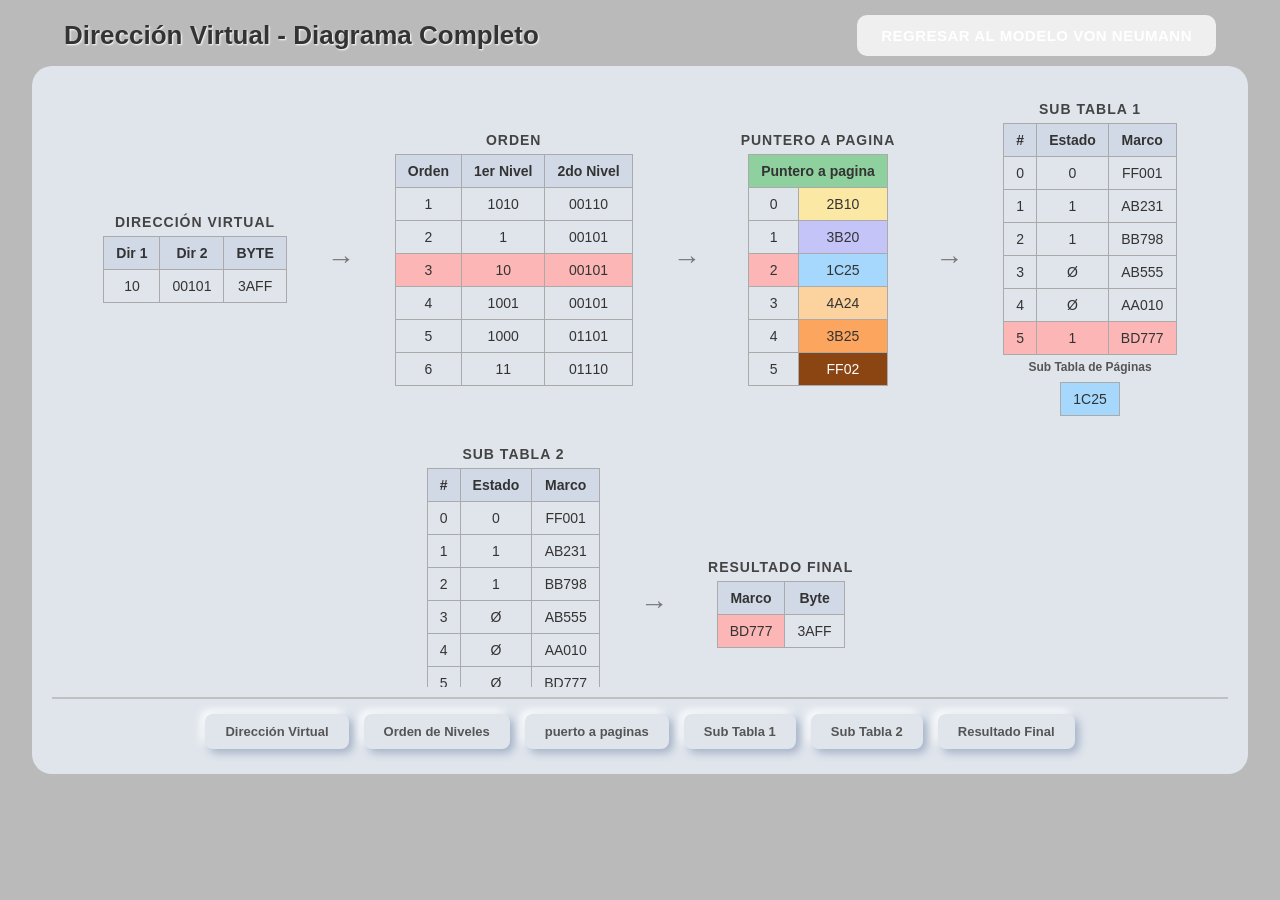
<file: direcVirtual.html>
<!DOCTYPE html>
<html lang="es">
<head>
    <meta charset="UTF-8">
    <meta name="viewport" content="width=device-width, initial-scale=1.0">
    <title>Dirección Virtual - Diagrama Interactivo</title>
    <style>
        /* --- VARIABLES Y ESTILOS GLOBALES (NEUMORFISMO) --- */
        :root {
            --bg-color: #e0e5ec;
            --text-color: #333;
            --shadow-light: #ffffff;
            --shadow-dark: #a3b1c6;
        }

        body {
            margin: 0;
            padding: 0;
            font-family: 'Segoe UI', Tahoma, Geneva, Verdana, sans-serif;
            background-color: #bababa;
            height: 100vh;
            overflow: hidden;
            display: flex;
            justify-content: center;
            align-items: center;
        }

        #cont {
            background-color: #bababa;
            width: 100%;
            height: 100%;
            position: absolute;
            top: 0;
            left: 0;
            display: flex;
            flex-direction: column;
            align-items: center;
            padding-top: 15px;
            box-sizing: border-box;
        }

        /* --- ENCABEZADO CON BOTÓN DESTACADO --- */
        .header-container {
            display: flex;
            justify-content: space-between;
            align-items: center;
            width: 90%;
            margin-bottom: 10px;
            padding: 0 10px;
        }

        h1 {
            color: #333;
            text-shadow: 1px 1px 2px white;
            margin: 0;
            font-size: 26px;
        }

        /* Botón que resalta - Regresar a Von Neumann */
        .btn-von-neumann {
            background: linear-gradient(135deg, #002672); /* Color llamativo */
            color: white;
            border: none;
            border-radius: 10px;
            padding: 12px 24px;
            font-size: 15px;
            font-weight: bold;
            cursor: pointer;
           
            transition: all 0.3s ease;
            text-transform: uppercase;
            letter-spacing: 0.5px;
        }

        .btn-von-neumann:hover {
            transform: translateY(-2px);
           
        }

        .btn-von-neumann:active {
            transform: translateY(1px);
           
        }

        /* Contenedor principal del diagrama */
        #cont2 {
            position: relative;
            width: 95%;
            height: 80%;
            background-color: var(--bg-color);
            border-radius: 20px;
          
            display: flex;
            flex-direction: column;
            padding: 20px;
            box-sizing: border-box;
            overflow: hidden;
        }

        /* --- ÁREA DEL DIAGRAMA COMPLETO (MÁS GRANDE) --- */
        .diagrama-completo {
            flex-grow: 1;
            display: flex;
            flex-wrap: wrap;
            justify-content: center;
            align-items: center;
            gap: 30px; /* Más espacio entre tablas */
            padding: 15px;
            overflow: auto;
        }

        .seccion-diagrama {
            display: flex;
            flex-direction: column;
            align-items: center;
        }

        .table-title {
            font-weight: bold;
            font-size: 14px; /* Título más grande */
            margin-bottom: 6px;
            color: #444;
            text-transform: uppercase;
            letter-spacing: 1px;
         
        }

        table {
            border-collapse: collapse;
            font-size: 14px; /* Texto de tabla más grande */
            background: var(--bg-color);
            
            border-radius: 6px;
        }

        th, td {
            border: 1px solid #aaa;
            padding: 8px 12px; /* Celdas más grandes */
            text-align: center;
            color: #333;
        }

        th {
            background-color: #d1d9e6;
            font-weight: bold;
        }

        /* Colores específicos de la imagen */
        .header-green { background-color: #8fd19e !important; }
        .bg-yellow { background-color: #fce8a5; }
        .bg-purple { background-color: #c4c4f8; }
        .bg-blue { background-color: #a5d8fc; }
        .bg-orange { background-color: #fcd29e; }
        .bg-dark-orange { background-color: #fca55e; }
        .bg-brown { background-color: #8b4513; color: white; }
        .bg-pink { background-color: #fcb6b6; }

        /* Conexiones visuales (flechas) */
        .conector {
            display: flex;
            align-items: center;
            justify-content: center;
            color: #777;
            font-size: 28px; /* Flechas más grandes */
            font-weight: bold;
            margin: 0 10px;
            
        }

        /* --- BARRA DE BOTONES INFERIOR --- */
        .menu-inferior {
            display: flex;
            justify-content: center;
            gap: 15px;
            padding: 15px 0 5px 0;
            border-top: 2px solid #c0c0c0;
            margin-top: 10px;
            flex-wrap: wrap;
        }

        .neumorphic-btn {
            background: var(--bg-color);
            border: none;
            border-radius: 8px;
            padding: 10px 20px;
            color: #555;
            font-weight: bold;
            font-size: 13px;
            cursor: pointer;
            box-shadow: 4px 4px 8px var(--shadow-dark), -4px -4px 8px var(--shadow-light);
            transition: all 0.2s ease-in-out;
            outline: none;
        }

        .neumorphic-btn:active, .neumorphic-btn.active {
            box-shadow: inset 4px 4px 8px var(--shadow-dark), inset -4px -4px 8px var(--shadow-light);
            color: #000;
            transform: scale(0.97);
        }

        /* --- TARJETA DE INFORMACIÓN EMERGENTE --- */
        .info-card {
            position: absolute;
            bottom: 90px;
            left: 50%;
            transform: translateX(-50%) translateY(20px);
            width: 80%;
            max-width: 700px;
            background: var(--bg-color);
            border-radius: 15px;
            padding: 20px 25px;
            box-shadow: 10px 10px 20px var(--shadow-dark), -10px -10px 20px var(--shadow-light);
            opacity: 0;
            pointer-events: none;
            transition: all 0.3s ease;
            z-index: 100;
            border-left: 6px solid #0072ff; /* Borde destacado */
        }

        .info-card.visible {
            opacity: 1;
            pointer-events: auto;
            transform: translateX(-50%) translateY(0);
        }

        .info-card h3 {
            margin: 0 0 10px 0;
            color: #222;
            font-size: 18px;
        }

        .info-card p {
            margin: 0;
            color: #555;
            font-size: 15px;
            line-height: 1.6;
        }

        .info-card .close-btn {
            position: absolute;
            top: 12px;
            right: 18px;
            background: none;
            border: none;
            font-size: 22px;
            cursor: pointer;
            color: #888;
            font-weight: bold;
        }

        .info-card .close-btn:hover {
            color: #333;
        }

    </style>
</head>
<body>

    <div id="cont">
        <!-- Encabezado con título y botón resaltado -->
        <div class="header-container">
            <h1>Dirección Virtual - Diagrama Completo</h1>
           <button class="btn-von-neumann" onclick="window.location.href='index.html'">Regresar al Modelo Von Neumann</button>
        </div>
        
        <div id="cont2">
            <!-- DIAGRAMA COMPLETO VISIBLE -->
            <div class="diagrama-completo">
                
                <!-- 1. Dirección Virtual -->
                <div class="seccion-diagrama">
                    <div class="table-title">Dirección Virtual</div>
                    <table>
                        <tr><th>Dir 1</th><th>Dir 2</th><th>BYTE</th></tr>
                        <tr><td>10</td><td>00101</td><td>3AFF</td></tr>
                    </table>
                </div>

                <div class="conector">→</div>

                <!-- 2. puerto a paginas juas juas gabo hueco  -->
               <div class="seccion-diagrama">
                    <div class="table-title">Orden</div>
                    <table>
                        <tr><th>Orden</th><th>1er Nivel</th><th>2do Nivel</th></tr>
                        <tr><td>1</td><td>1010</td><td>00110</td></tr>
                        <tr><td>2</td><td>1</td><td>00101</td></tr>
                        <tr class="bg-pink"><td>3</td><td>10</td><td>00101</td></tr>
                        <tr><td>4</td><td>1001</td><td>00101</td></tr>
                        <tr><td>5</td><td>1000</td><td>01101</td></tr>
                        <tr><td>6</td><td>11</td><td>01110</td></tr>
                    </table>
                </div>

                <div class="conector">→</div>

                <!-- 3. Orden y Sub Tabla 1 -->
               

                  <div class="seccion-diagrama">
                    <div class="table-title">Puntero a Pagina</div>
                    <table>
                        <tr><th colspan="2" class="header-green">Puntero a pagina </th></tr>
                        <tr><td>0</td><td class="bg-yellow">2B10</td></tr>
                        <tr><td>1</td><td class="bg-purple">3B20</td></tr>
                        <tr class="bg-pink"><td>2</td><td class="bg-blue">1C25</td></tr>
                        <tr><td>3</td><td class="bg-orange">4A24</td></tr>
                        <tr><td>4</td><td class="bg-dark-orange">3B25</td></tr>
                        <tr><td>5</td><td class="bg-brown">FF02</td></tr>
                    </table>
                </div>

                <div class="conector">→</div>

                <!-- 4. Sub Tabla 1 -->
                <div class="seccion-diagrama">
                    <div class="table-title">Sub Tabla 1</div>
                    <table>
                        <tr><th>#</th><th>Estado</th><th>Marco</th></tr>
                        <tr><td>0</td><td>0</td><td>FF001</td></tr>
                        <tr><td>1</td><td>1</td><td>AB231</td></tr>
                        <tr><td>2</td><td>1</td><td>BB798</td></tr>
                        <tr><td>3</td><td>Ø</td><td>AB555</td></tr>
                        <tr><td>4</td><td>Ø</td><td>AA010</td></tr>
                        <tr class="bg-pink"><td>5</td><td>1</td><td>BD777</td></tr>
                    </table>
                    <div style="font-size:12px; margin-top:5px; color:#555; font-weight:bold;">Sub Tabla de Páginas</div>
                    <table style="margin-top:8px;">
                        <tr><td class="bg-blue">1C25</td></tr>
                    </table>
                </div>

             

                <!-- 5. Sub Tabla 2 -->
                <div class="seccion-diagrama">
                    <div class="table-title">Sub Tabla 2</div>
                    <table>
                        <tr><th>#</th><th>Estado</th><th>Marco</th></tr>
                        <tr><td>0</td><td>0</td><td>FF001</td></tr>
                        <tr><td>1</td><td>1</td><td>AB231</td></tr>
                        <tr><td>2</td><td>1</td><td>BB798</td></tr>
                        <tr><td>3</td><td>Ø</td><td>AB555</td></tr>
                        <tr><td>4</td><td>Ø</td><td>AA010</td></tr>
                        <tr><td>5</td><td>Ø</td><td>BD777</td></tr>
                    </table>
                    <div style="font-size:12px; margin-top:5px; color:#555; font-weight:bold;">Sub Tabla de Páginas</div>
                    <table style="margin-top:8px;">
                        <tr><td class="bg-yellow">2B10</td></tr>
                    </table>
                </div>

                <div class="conector">→</div>

                <!-- 6. Resultado Final -->
                <div class="seccion-diagrama">
                    <div class="table-title">Resultado Final</div>
                    <table>
                        <tr><th>Marco</th><th>Byte</th></tr>
                        <tr><td class="bg-pink">BD777</td><td>3AFF</td></tr>
                    </table>
                </div>

            </div>

            <!-- TARJETA DE INFORMACIÓN (OCULTA POR DEFECTO) -->
            <div id="infoCard" class="info-card">
                <button class="close-btn" onclick="cerrarInfo()">×</button>
                <h3 id="infoTitle">Título</h3>
                <p id="infoText">Descripción...</p>
            </div>

            <!-- BOTONES INFERIORES -->
            <div class="menu-inferior">
                <button class="neumorphic-btn" onclick="mostrarInfo('dirVirtual')">Dirección Virtual</button>
                <button class="neumorphic-btn" onclick="mostrarInfo('orden')">Orden de Niveles</button>
                <button class="neumorphic-btn" onclick="mostrarInfo('tablaPaginas')">puerto a paginas</button>
                <button class="neumorphic-btn" onclick="mostrarInfo('subTabla1')">Sub Tabla 1</button>
                <button class="neumorphic-btn" onclick="mostrarInfo('subTabla2')">Sub Tabla 2</button>
                <button class="neumorphic-btn" onclick="mostrarInfo('resultado')">Resultado Final</button>
            </div>

        </div>
    </div>

    <script>
        // Objeto con la información de cada sección
        const informacion = {
            dirVirtual: {
                titulo: "Dirección Virtual",
                texto: "Es la dirección lógica generada por la UC cuando un proceso necesita acceder a la memoria. La dirección virtual se divide en varios campos que permiten localizar la información dentro del sistema de paginación. En este ejemplo, Dir 1 (10) identifica la entrada de la tabla de páginas de primer nivel, Dir 2 (00101) identifica la entrada de la tabla de segundo nivel y BYTE (3AFF) representa el desplazamiento dentro de la página seleccionada. "
            },
              tablaPaginas: {
                titulo: "Orden de Niveles",
                texto: "  La tabla de páginas es una estructura de datos utilizada por el sistema operativo para relacionar las páginas virtuales con las direcciones físicas. Cada entrada contiene la ubicación de una subtabla o de un marco de memoria. En este ejemplo, el índice seleccionado apunta a la entrada 1C25, la cual indica la subtabla que deberá consultarse en el siguiente paso del proceso de traducción "
            },
            orden: {
                titulo: "Puerto a paginas ",
                texto: "El sistema utiliza paginación multinivel para traducir una dirección virtual en una dirección física. Primero se consulta el primer nivel usando el valor de Dir 1. El resultado obtenido permite localizar una tabla de segundo nivel. Posteriormente, el valor de Dir 2 se utiliza para seleccionar la entrada correspondiente en dicha tabla. Este mecanismo reduce el uso de memoria y mejora la organización de las direcciones"
            },
          
            subTabla1: {
                titulo: "Sub Tabla 1",
                texto: "La Sub Tabla 1 corresponde al segundo nivel de traducción de direcciones. Utilizando el índice obtenido prev amente, el sistema localiza la entrada adecuada dentro de esta tabla. Cada fila contiene un estado de validez y un número de marco asociado. En este caso, la búsqueda conduce al marco BD777, que contiene la ubicación física donde se encuentra almacenada la información solicitada por el proceso"
            },
            subTabla2: {
                titulo: "Sub Tabla 2",
                texto: "La Sub Tabla 2 representa una etapa adicional de validación y localización utilizada durante la traducción de memoria. Aquí se verifica que la página se encuentre activa y disponible. Las entradas marcadas con estado válido pueden utilizarse para acceder a memoria física, mientras que las entradas inválidas requerirían una acción del sistema operativo, como una carga desde disco. En este ejemplo se mantiene la referencia al marco BD777."
            },
            resultado: {
                titulo: "Resultado Final",
                texto: "Después de recorrer todos los niveles de traducción, el sistema obtiene la dirección físicadefinitiva. Esta dirección está compuesta por el Marco (BD777) y el Byte de desplazamiento (3AFF). La combinación de ambos valores permite acceder exactamente a la posición de memoria donde se encuentra el dato solicitado por el proceso, completando así la traducción desde dirección virtual hacia dirección física."
            }
        };

        // Función para mostrar la información en la tarjeta
        function mostrarInfo(clave) {
            const card = document.getElementById('infoCard');
            const title = document.getElementById('infoTitle');
            const text = document.getElementById('infoText');

            if (informacion[clave]) {
                title.textContent = informacion[clave].titulo;
                text.textContent = informacion[clave].texto;
                card.classList.add('visible');
            }
        }

        // Función para cerrar la tarjeta
        function cerrarInfo() {
            const card = document.getElementById('infoCard');
            card.classList.remove('visible');
        }

        // Cerrar la tarjeta si se hace clic fuera de ella
        document.addEventListener('click', function(event) {
            const card = document.getElementById('infoCard');
            const botones = document.querySelectorAll('.neumorphic-btn');
            
            let clickEnBoton = false;
            botones.forEach(btn => {
                if (btn.contains(event.target)) clickEnBoton = true;
            });

            if (!card.contains(event.target) && !clickEnBoton) {
                cerrarInfo();
            }
        });
    </script>
</body>
</html>
</file>
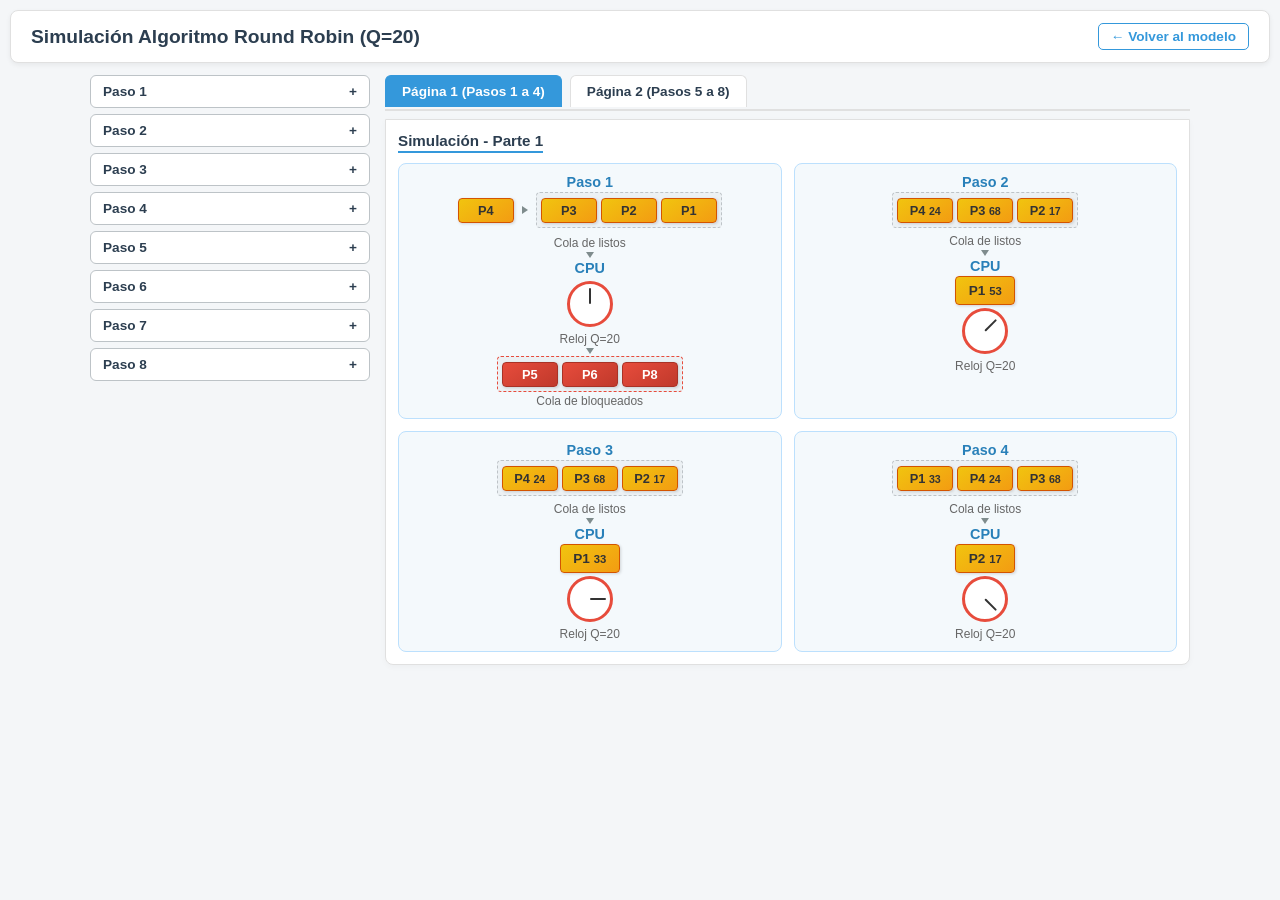
<file: round_robin.html>
<!DOCTYPE html>
<html lang="es">
<head>
    <meta charset="UTF-8">
    <meta name="viewport" content="width=device-width, initial-scale=1.0">
    <title>Round Robin - Simulación Visual</title>
    <style>
        /* --- Estilos Generales Reajustados --- */
        body {
            font-family: 'Segoe UI', Tahoma, Geneva, Verdana, sans-serif;
            background-color: #f4f6f8;
            color: #333;
            margin: 0;
            padding: 10px;
        }

        /* HEADER TOTALMENTE BLANCO */
        header {
            background-color: #ffffff;
            color: #2c3e50;
            padding: 12px 20px;
            border-radius: 8px;
            margin-bottom: 12px;
            display: flex;
            justify-content: space-between;
            align-items: center;
            box-shadow: 0 2px 5px rgba(0,0,0,0.06);
            border: 1px solid #e0e0e0;
        }

        header h1 { 
            margin: 0; 
            font-size: 1.2em; 
            color: #2c3e50;
        }

        .btn-back {
            background-color: #ffffff;
            color: #3498db;
            border: 1.5px solid #3498db;
            text-decoration: none;
            padding: 5px 12px;
            border-radius: 5px;
            font-weight: bold;
            font-size: 0.85em;
            transition: all 0.3s;
        }
        .btn-back:hover { 
            background-color: #3498db; 
            color: white;
        }

        /* --- Contenedor Principal --- */
        .main-container {
            display: flex;
            gap: 15px;
            max-width: 1100px;
            margin: 0 auto;
        }

        /* --- Panel de Información (Izquierda) --- */
        .info-panel {
            width: 280px;
            flex-shrink: 0;
            display: flex;
            flex-direction: column;
            gap: 6px;
        }

        .info-btn {
            background-color: #fff;
            border: 1.5px solid #bdc3c7;
            border-radius: 6px;
            padding: 8px 12px;
            text-align: left;
            cursor: pointer;
            font-weight: bold;
            font-size: 0.85em;
            color: #2c3e50;
            transition: all 0.2s;
            display: flex;
            justify-content: space-between;
            align-items: center;
            width: 100%;
        }

        .info-btn:hover {
            background-color: #ecf0f1;
            border-color: #95a5a6;
        }

        .info-btn.active {
            background-color: #3498db;
            color: white;
            border-color: #2980b9;
        }

        .info-content {
            background-color: #fff;
            border-left: 4px solid #3498db;
            padding: 8px 12px;
            border-radius: 0 6px 6px 0;
            font-size: 0.82em;
            line-height: 1.35;
            display: none;
            box-shadow: 0 2px 4px rgba(0,0,0,0.05);
            margin-top: 2px;
            margin-bottom: 2px;
            color: #444;
        }

        .info-content.show {
            display: block;
            animation: fadeIn 0.3s ease;
        }

        @keyframes fadeIn {
            from { opacity: 0; transform: translateY(-3px); }
            to { opacity: 1; transform: translateY(0); }
        }

        /* --- Área de Simulación y Pestañas (Derecha) --- */
        .simulation-area {
            flex-grow: 1;
            display: flex;
            flex-direction: column;
            gap: 8px;
        }

        /* Navegación por Pestañas */
        .tabs-header {
            display: flex;
            gap: 8px;
            border-bottom: 2px solid #e0e0e0;
            padding-bottom: 2px;
        }

        .tab-btn {
            background-color: #ffffff;
            border: 1px solid #e0e0e0;
            border-bottom: none;
            padding: 8px 16px;
            font-weight: bold;
            font-size: 0.85em;
            color: #2c3e50;
            border-radius: 6px 6px 0 0;
            cursor: pointer;
            transition: background 0.2s;
        }

        .tab-btn:hover {
            background-color: #f0f0f0;
        }

        .tab-btn.active {
            background-color: #3498db;
            color: white;
            border-color: #3498db;
        }

        /* Contenido de la pestaña */
        .tab-pane {
            display: none;
        }

        .tab-pane.active {
            display: block;
            animation: fadeIn 0.3s ease;
        }

        .slide-container {
            background-color: #ffffff;
            border: 1px solid #e0e0e0;
            border-radius: 0 0 8px 8px;
            padding: 12px;
            box-shadow: 0 2px 6px rgba(0,0,0,0.03);
        }

        .slide-title {
            font-size: 0.95em;
            font-weight: bold;
            color: #2c3e50;
            margin-bottom: 10px;
            border-bottom: 2px solid #3498db;
            display: inline-block;
            padding-bottom: 2px;
        }

        /* --- Estilos base de los componentes visuales --- */
        .grid-layout {
            display: grid;
            grid-template-columns: 1fr 1fr;
            gap: 12px;
        }

        .row {
            display: flex;
            align-items: center;
            gap: 8px;
            margin-bottom: 6px;
        }

        .label {
            font-size: 0.75em;
            color: #666;
            text-align: center;
            margin-top: 2px;
        }

        /* Cajas de Procesos */
        .process-box {
            background: linear-gradient(145deg, #f1c40f, #f39c12);
            color: #333;
            padding: 4px 8px;
            border-radius: 4px;
            font-weight: bold;
            font-size: 0.8em;
            box-shadow: 1px 1px 3px rgba(0,0,0,0.15);
            border: 1px solid #d35400;
            min-width: 38px;
            text-align: center;
        }

        .process-box.blocked {
            background: linear-gradient(145deg, #e74c3c, #c0392b);
            color: white;
            border: 1px solid #a93226;
        }

        .process-box.cpu-box {
            background: linear-gradient(145deg, #f1c40f, #f39c12);
            padding: 6px 10px;
            font-size: 0.85em;
            border: 1.5px solid #d35400;
        }

        .process-box.terminated {
            background: linear-gradient(145deg, #2ecc71, #27ae60);
            color: white;
            border: 1px solid #1e8449;
        }

        /* Colas */
        .queue {
            display: flex;
            gap: 4px;
            padding: 4px;
            background-color: rgba(0,0,0,0.03);
            border-radius: 4px;
            border: 1px dashed #bdc3c7;
            min-height: 26px;
            align-items: center;
        }

        /* CPU y Reloj */
        .cpu-area {
            display: flex;
            flex-direction: column;
            align-items: center;
            background-color: #f4f9fc;
            padding: 10px;
            border-radius: 8px;
            border: 1.5px solid #bce0fd;
            position: relative;
            transition: all 0.3s ease;
        }

        /* Brillante de selección */
        .cpu-area.highlight {
            border-color: #2196F3 !important;
            box-shadow: 0 0 12px rgba(33, 150, 243, 0.7) !important;
            transform: scale(1.015);
            z-index: 10;
        }

        .cpu-title {
            font-weight: bold;
            color: #2980b9;
            font-size: 0.9em;
            margin-bottom: 2px;
        }

        .clock {
            width: 40px;
            height: 40px;
            border-radius: 50%;
            background: white;
            border: 3px solid #e74c3c;
            position: relative;
            display: flex;
            justify-content: center;
            align-items: center;
            margin: 3px 0;
        }

        .clock-hand {
            position: absolute;
            width: 2px;
            height: 16px;
            background-color: #333;
            bottom: 50%;
            transform-origin: bottom center;
            border-radius: 2px;
        }

        .arrow-down {
            width: 0; 
            height: 0; 
            border-left: 4px solid transparent;
            border-right: 4px solid transparent;
            border-top: 6px solid #7f8c8d;
            margin: 2px auto;
        }

        .arrow-right {
            width: 0; 
            height: 0; 
            border-top: 4px solid transparent;
            border-bottom: 4px solid transparent;
            border-left: 6px solid #7f8c8d;
        }

        /* --- REDUCCIÓN ESPECÍFICA DE ESCALA PARA PÁGINA 2 --- */
        #tab2 .cpu-area {
            padding: 6px 8px;
        }
        #tab2 .grid-layout {
            gap: 8px;
        }
        #tab2 .clock {
            width: 32px;
            height: 32px;
            border-width: 2px;
            margin: 2px 0;
        }
        #tab2 .clock-hand {
            height: 12px;
        }
        #tab2 .process-box {
            padding: 2px 5px;
            font-weight: bold;
            font-size: 0.72em;
            min-width: 30px;
        }
        #tab2 .process-box.cpu-box {
            padding: 4px 8px;
            font-size: 0.8em;
        }
        #tab2 .queue {
            padding: 2px 4px;
            min-height: 22px;
            gap: 3px;
        }
        #tab2 .label {
            font-size: 0.7em;
            margin-top: 1px;
        }
        #tab2 .arrow-down {
            margin: 1px auto;
        }

        /* Adaptabilidad */
        @media (max-width: 850px) {
            .main-container { flex-direction: column; }
            .info-panel { width: 100%; }
            .grid-layout { grid-template-columns: 1fr; }
        }
    </style>
</head>
<body>

    <!-- ENCABEZADO BLANCO -->
    <header>
        <h1>Simulación Algoritmo Round Robin (Q=20)</h1>
        <a href="index.html" class="btn-back">← Volver al modelo</a>
    </header>

    <div class="main-container">
        <!-- PANEL DE INFORMACIÓN (IZQUIERDA) -->
        <div class="info-panel">
            <div>
                <button class="info-btn" onclick="highlightStep(1, 'tab1', this)">Paso 1 <span>+</span></button>
                <div id="info1" class="info-content"><b>Estado Inicial:</b> La CPU está libre. En la cola de listos esperan los procesos <b>P1, P2, P3 y P4</b>. En la cola de bloqueados se encuentran <b>P5, P6 y P8</b>.</div>
            </div>
            <div>
                <button class="info-btn" onclick="highlightStep(2, 'tab1', this)">Paso 2 <span>+</span></button>
                <div id="info2" class="info-content"><b>Inicio de P1:</b> El proceso P1 toma la CPU con un tiempo total requerido de 53 unidades. El reloj inicia su conteo para el Quantum (Q=20).</div>
            </div>
            <div>
                <button class="info-btn" onclick="highlightStep(3, 'tab1', this)">Paso 3 <span>+</span></button>
                <div id="info3" class="info-content"><b>Fin de Quantum (P1):</b> P1 consume su límite de 20 unidades de tiempo en CPU. Le restan 33 unidades por ejecutar y es enviado al final de la cola de listos.</div>
            </div>
            <div>
                <button class="info-btn" onclick="highlightStep(4, 'tab1', this)">Paso 4 <span>+</span></button>
                <div id="info4" class="info-content"><b>Turno de P2:</b> Entra P2 a la CPU. Requiere solo 17 unidades de tiempo para ejecutarse completamente.</div>
            </div>
            <div>
                <button class="info-btn" onclick="highlightStep(5, 'tab2', this)">Paso 5 <span>+</span></button>
                <div id="info5" class="info-content"><b>Finalización de P2:</b> Como el tiempo de P2 (17) es menor que el Quantum (20), el proceso <b>termina completamente</b> y libera la CPU inmediatamente.</div>
            </div>
            <div>
                <button class="info-btn" onclick="highlightStep(6, 'tab2', this)">Paso 6 <span>+</span></button>
                <div id="info6" class="info-content"><b>Turno de P3:</b> Toma el control la CPU con un tiempo total de 68 unidades para procesar.</div>
            </div>
            <div>
                <button class="info-btn" onclick="highlightStep(7, 'tab2', this)">Paso 7 <span>+</span></button>
                <div id="info7" class="info-content"><b>Bloqueo de P3:</b> Tras ejecutar 10 unidades, P3 se detiene para esperar una operación de E/S. Se guarda su estado (restan 58) y pasa a la <b>cola de bloqueados</b>.</div>
            </div>
            <div>
                <button class="info-btn" onclick="highlightStep(8, 'tab2', this)">Paso 8 <span>+</span></button>
                <div id="info8" class="info-content"><b>Turno de P4:</b> P4 entra a la CPU con 24 unidades. Agota su Quantum completo (20 unidades) y vuelve a la cola de listos con solo 4 unidades pendientes.</div>
            </div>
        </div>

        <!-- ÁREA DE SIMULACIÓN -->
        <div class="simulation-area">
            <!-- Pestañas -->
            <div class="tabs-header">
                <button id="btn-tab1" class="tab-btn active" onclick="switchTab('tab1')">Página 1 (Pasos 1 a 4)</button>
                <button id="btn-tab2" class="tab-btn" onclick="switchTab('tab2')">Página 2 (Pasos 5 a 8)</button>
            </div>

            <!-- PÁGINA 1 -->
            <div id="tab1" class="tab-pane active">
                <div class="slide-container">
                    <div class="slide-title">Simulación - Parte 1</div>
                    <div class="grid-layout">
                        <!-- Paso 1 -->
                        <div id="step-box-1" class="cpu-area">
                            <div class="cpu-title">Paso 1</div>
                            <div class="row" style="justify-content: center;">
                                <div class="process-box">P4</div>
                                <div class="arrow-right"></div>
                                <div class="queue">
                                    <div class="process-box">P3</div>
                                    <div class="process-box">P2</div>
                                    <div class="process-box">P1</div>
                                </div>
                            </div>
                            <div class="label">Cola de listos</div>
                            <div class="arrow-down"></div>
                            <div class="cpu-title">CPU</div>
                            <div class="clock"><div class="clock-hand" style="transform: rotate(0deg);"></div></div>
                            <div class="label">Reloj Q=20</div>
                            <div class="arrow-down"></div>
                            <div class="queue" style="border-color: #e74c3c;">
                                <div class="process-box blocked">P5</div>
                                <div class="process-box blocked">P6</div>
                                <div class="process-box blocked">P8</div>
                            </div>
                            <div class="label">Cola de bloqueados</div>
                        </div>

                        <!-- Paso 2 -->
                        <div id="step-box-2" class="cpu-area">
                            <div class="cpu-title">Paso 2</div>
                            <div class="queue" style="margin-bottom: 4px;">
                                <div class="process-box">P4 <small>24</small></div>
                                <div class="process-box">P3 <small>68</small></div>
                                <div class="process-box">P2 <small>17</small></div>
                            </div>
                            <div class="label">Cola de listos</div>
                            <div class="arrow-down"></div>
                            <div class="cpu-title">CPU</div>
                            <div class="process-box cpu-box">P1 <small>53</small></div>
                            <div class="clock"><div class="clock-hand" style="transform: rotate(45deg);"></div></div>
                            <div class="label">Reloj Q=20</div>
                        </div>

                        <!-- Paso 3 -->
                        <div id="step-box-3" class="cpu-area">
                            <div class="cpu-title">Paso 3</div>
                            <div class="queue" style="margin-bottom: 4px;">
                                <div class="process-box">P4 <small>24</small></div>
                                <div class="process-box">P3 <small>68</small></div>
                                <div class="process-box">P2 <small>17</small></div>
                            </div>
                            <div class="label">Cola de listos</div>
                            <div class="arrow-down"></div>
                            <div class="cpu-title">CPU</div>
                            <div class="process-box cpu-box">P1 <small>33</small></div>
                            <div class="clock"><div class="clock-hand" style="transform: rotate(90deg);"></div></div>
                            <div class="label">Reloj Q=20</div>
                        </div>

                        <!-- Paso 4 -->
                        <div id="step-box-4" class="cpu-area">
                            <div class="cpu-title">Paso 4</div>
                            <div class="queue" style="margin-bottom: 4px;">
                                <div class="process-box">P1 <small>33</small></div>
                                <div class="process-box">P4 <small>24</small></div>
                                <div class="process-box">P3 <small>68</small></div>
                            </div>
                            <div class="label">Cola de listos</div>
                            <div class="arrow-down"></div>
                            <div class="cpu-title">CPU</div>
                            <div class="process-box cpu-box">P2 <small>17</small></div>
                            <div class="clock"><div class="clock-hand" style="transform: rotate(135deg);"></div></div>
                            <div class="label">Reloj Q=20</div>
                        </div>
                    </div>
                </div>
            </div>

            <!-- PÁGINA 2 (ESCALA REDUCIDA) -->
            <div id="tab2" class="tab-pane">
                <div class="slide-container">
                    <div class="slide-title">Simulación - Parte 2</div>
                    <div class="grid-layout">
                        <!-- Paso 5 -->
                        <div id="step-box-5" class="cpu-area">
                            <div class="cpu-title">Paso 5</div>
                            <div class="queue">
                                <div class="process-box">P1 <small>33</small></div>
                                <div class="process-box">P4 <small>24</small></div>
                            </div>
                            <div class="label">Cola de listos</div>
                            <div class="arrow-down"></div>
                            <div class="cpu-title">CPU</div>
                            <div class="process-box cpu-box">P3 <small>68</small></div>
                            <div class="clock"><div class="clock-hand" style="transform: rotate(180deg);"></div></div>
                            <div class="label">Reloj Q=20</div>
                            <div class="arrow-down"></div>
                            <div class="process-box terminated">P2 <small>00</small></div>
                            <div class="label">Terminado</div>
                        </div>

                        <!-- Paso 6 -->
                        <div id="step-box-6" class="cpu-area">
                            <div class="cpu-title">Paso 6</div>
                            <div class="queue">
                                <div class="process-box">P1 <small>33</small></div>
                                <div class="process-box">P4 <small>24</small></div>
                            </div>
                            <div class="label">Cola de listos</div>
                            <div class="arrow-down"></div>
                            <div class="cpu-title">CPU</div>
                            <div class="process-box cpu-box">P3 <small>58</small></div>
                            <div class="clock"><div class="clock-hand" style="transform: rotate(225deg);"></div></div>
                            <div class="label">Reloj Q=20</div>
                            <div class="arrow-down"></div>
                            <div class="process-box terminated">P2 <small>00</small></div>
                            <div class="label">Terminado</div>
                        </div>

                        <!-- Paso 7 -->
                        <div id="step-box-7" class="cpu-area">
                            <div class="cpu-title">Paso 7</div>
                            <div class="queue">
                                <div class="process-box">P1 <small>33</small></div>
                            </div>
                            <div class="label">Cola de listos</div>
                            <div class="arrow-down"></div>
                            <div class="cpu-title">CPU</div>
                            <div class="process-box cpu-box">P4 <small>24</small></div>
                            <div class="clock"><div class="clock-hand" style="transform: rotate(270deg);"></div></div>
                            <div class="label">Reloj Q=20</div>
                            <div class="arrow-down"></div>
                            <div class="queue" style="border-color: #e74c3c;">
                                <div class="process-box blocked">P5</div>
                                <div class="process-box blocked">P6</div>
                                <div class="process-box blocked">P8</div>
                                <div class="process-box blocked">P3 <small>58</small></div>
                            </div>
                            <div class="label">Cola de bloqueados</div>
                            <div class="process-box terminated">P2 <small>00</small></div>
                            <div class="label">Terminado</div>
                        </div>

                        <!-- Paso 8 -->
                        <div id="step-box-8" class="cpu-area">
                            <div class="cpu-title">Paso 8</div>
                            <div class="queue">
                                <div class="process-box">P1 <small>33</small></div>
                            </div>
                            <div class="label">Cola de listos</div>
                            <div class="arrow-down"></div>
                            <div class="cpu-title">CPU</div>
                            <div class="process-box cpu-box">P4 <small>04</small></div>
                            <div class="clock"><div class="clock-hand" style="transform: rotate(315deg);"></div></div>
                            <div class="label">Reloj Q=20</div>
                            <div class="arrow-down"></div>
                            <div class="queue" style="border-color: #e74c3c;">
                                <div class="process-box blocked">P5</div>
                                <div class="process-box blocked">P6</div>
                                <div class="process-box blocked">P8</div>
                                <div class="process-box blocked">P3 <small>58</small></div>
                            </div>
                            <div class="label">Cola de bloqueados</div>
                            <div class="process-box terminated">P2 <small>00</small></div>
                            <div class="label">Terminado</div>
                        </div>
                    </div>
                </div>
            </div>

        </div>
    </div>

    <!-- SCRIPT DE INTERACTIVIDAD -->
    <script>
        function highlightStep(stepNum, tabId, btn) {
            switchTab(tabId);

            const content = document.getElementById('info' + stepNum);
            const isShowing = content.classList.contains('show');
            
            document.querySelectorAll('.info-content').forEach(el => el.classList.remove('show'));
            document.querySelectorAll('.info-btn').forEach(el => {
                el.classList.remove('active');
                el.querySelector('span').innerText = '+';
            });

            if (!isShowing) {
                content.classList.add('show');
                btn.classList.add('active');
                btn.querySelector('span').innerText = '-';
            }

            document.querySelectorAll('.cpu-area').forEach(el => el.classList.remove('highlight'));
            
            const targetBox = document.getElementById('step-box-' + stepNum);
            if (targetBox) {
                targetBox.classList.add('highlight');
            }
        }

        function switchTab(tabId) {
            document.querySelectorAll('.tab-pane').forEach(pane => pane.classList.remove('active'));
            document.querySelectorAll('.tab-btn').forEach(b => b.classList.remove('active'));

            document.getElementById(tabId).classList.add('active');
            if (tabId === 'tab1') {
                document.getElementById('btn-tab1').classList.add('active');
            } else {
                document.getElementById('btn-tab2').classList.add('active');
            }
        }
    </script>
</body>
</html>
</file>
